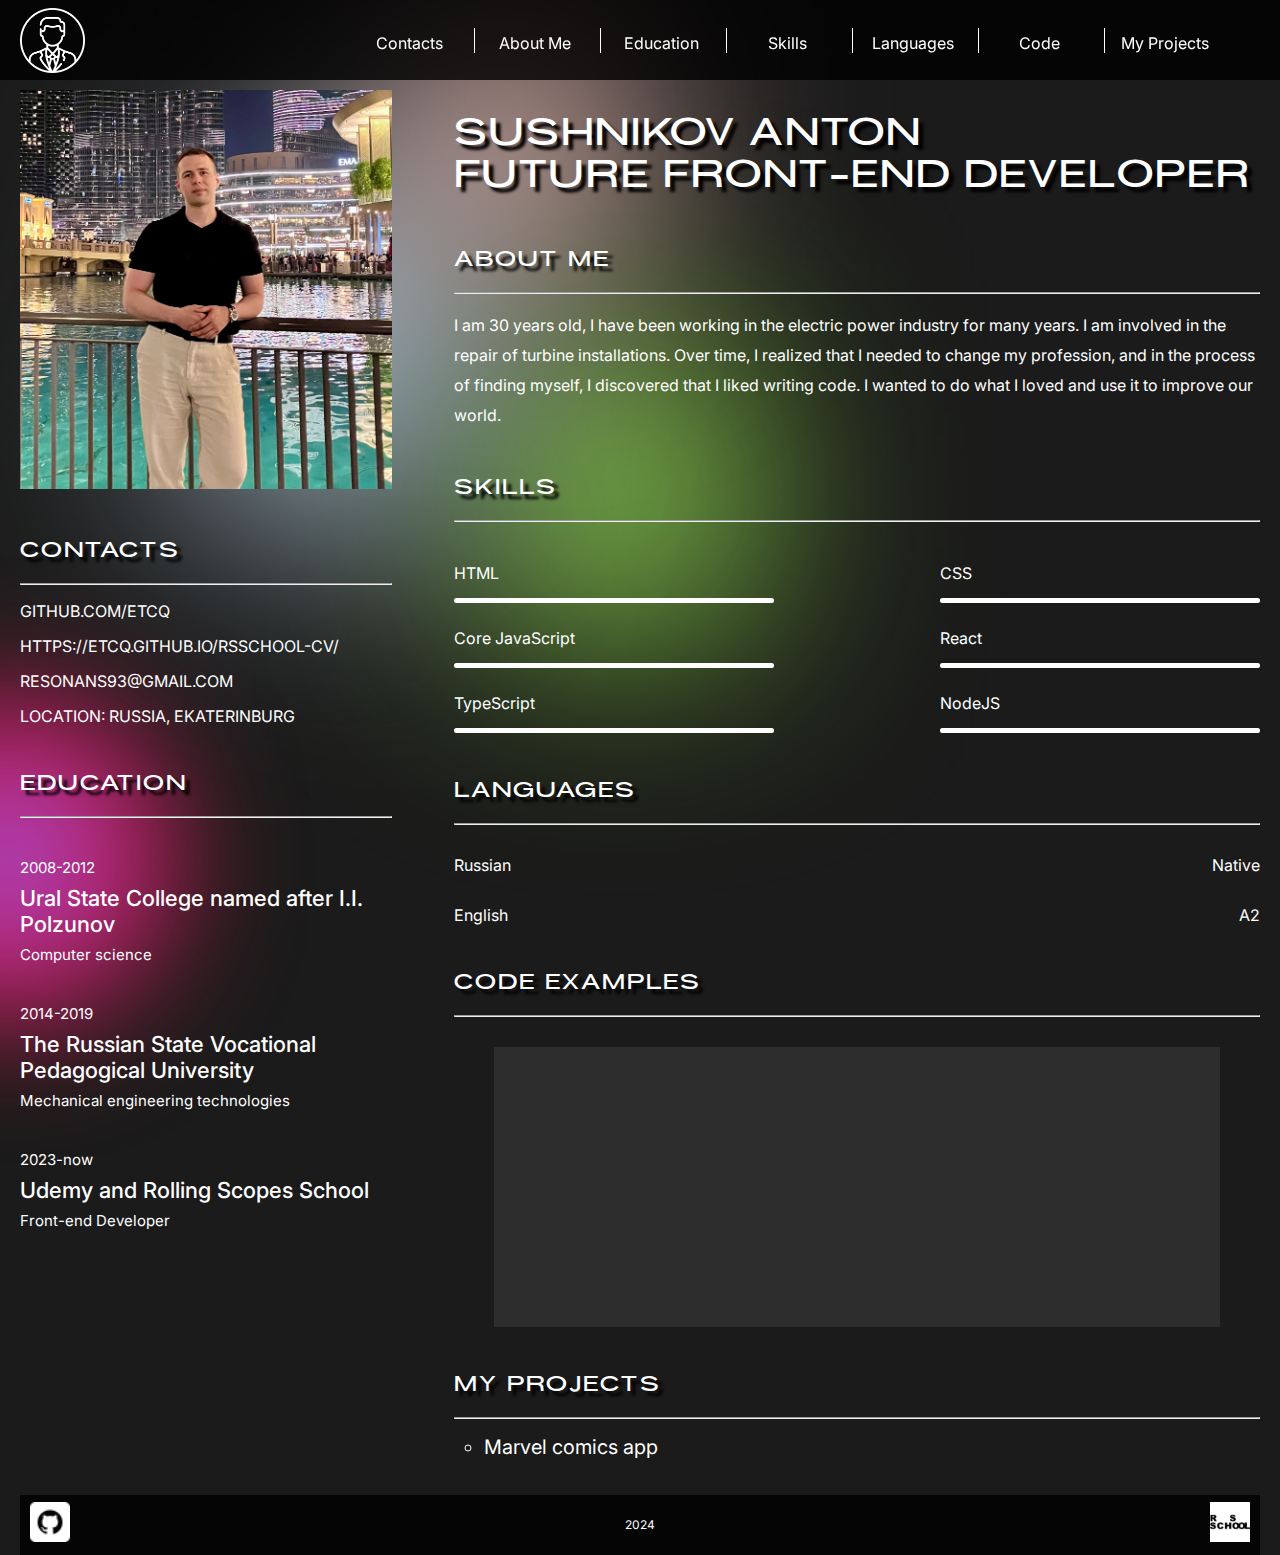
<file: index.html>
<!DOCTYPE html>
<html lang="en">

<head>
    <meta charset="UTF-8">
    <meta name="viewport" content="width=device-width, initial-scale=1.0">
    <link rel="stylesheet" href="./style.css">
    <title>CV Anton Sushnikov</title>
</head>

<body>
    <div class="opacity_wrapper"></div>

    <header>
        <div class="header_wrapper">
            <img src="./img/profile.png" alt="CV icon">
            <nav>
                <ul class="nav_menu">
                    <li class="nav_menu-item"><a href="#contacts" class="nav_menu-link">Contacts</a></li>
                    <li class="nav_menu-item"><a href="#about_me" class="nav_menu-link">About Me</a></li>
                    <li class="nav_menu-item"><a href="#education" class="nav_menu-link">Education</a></li>
                    <li class="nav_menu-item"><a href="#skills" class="nav_menu-link">Skills</a></li>
                    <li class="nav_menu-item"><a href="#languages" class="nav_menu-link">Languages</a></li>
                    <li class="nav_menu-item"><a href="#code" class="nav_menu-link">Code</a></li>
                    <li class="nav_menu-item"><a href="#projects" class="nav_menu-link">My Projects</a></li>
                </ul>
            </nav>
        </div>
    </header>
    <main>
        <div class="bg_blur-violet"></div>
        <div class="bg_blur-green"></div>
        <div class="bg_blur-blue"></div>
        <div class="bg_blur-skin"></div>
        <div class="left_side">
            <img src="./img/Me.jpeg" alt="Me" class="avatar">
            <article class="Contacts">
                <h2>Contacts</h2>
                <hr>

                <ul class="contacts_list" id="contacts">
                    <li class="contacts_list-item"><a href="https://github.com/etcq">github.com/etcq</a></li>
                    <li class="contacts_list-item"><a
                            href="https://etcq.github.io/rsschool-cv/">https://etcq.github.io/rsschool-cv/</a></li>
                    <li class="contacts_list-item"><a href="mailto:resonans93@gmail.com">resonans93@gmail.com</a></li>
                    <li class="contacts_list-item"><a href="https://maps.app.goo.gl/CWdH2uTvLzBQeuUe7">Location: Russia,
                            Ekaterinburg</a></li>
                </ul>
            </article>
            <article class="Education" id="education">
                <h2>Education</h2>
                <hr>
                <ul class="education_list">
                    <li class="education_list-item">
                        <span class="ed_years">2008-2012</span>
                        <span class="ed_name">Ural State College named after I.I. Polzunov</span>
                        <span class="ed_spec">Computer science</span>
                    </li>
                    <li class="education_list-item">
                        <span class="ed_years">2014-2019</span>
                        <span class="ed_name">The Russian State Vocational Pedagogical University</span>
                        <span class="ed_spec">Mechanical engineering technologies</span>
                    </li>
                    <li class="education_list-item">
                        <span class="ed_years">2023-now</span>
                        <span class="ed_name">Udemy and Rolling Scopes School</span>
                        <span class="ed_spec">Front-end Developer</span>
                    </li>
                </ul>
            </article>
        </div>
        <section class="right_side">
            <h1>Sushnikov Anton <br> Future Front-End Developer</h1>
            <article class="about_me" id="about_me">
                <h2>About Me</h2>
                <hr>
                <p> I am 30 years old, I have been working in the electric power industry for many years. I am involved
                    in the repair of turbine installations. Over time, I realized that I needed to change my profession,
                    and in the process of finding myself, I discovered that I liked writing code. I wanted to do what I
                    loved and use it to improve our world.</p>
            </article>
            <article class="skills" id="skills">
                <h2>Skills</h2>
                <hr>
                <ul class="skills_elem_wrapper">
                    <li class="skill_elem">
                        <span class="skill_elem-name">HTML</span>
                        <div class="progress_bar">
                            <div class="progress_bar-value"></div>
                        </div>
                    </li>
                    <li class="skill_elem">
                        <span class="skill_elem-name">CSS</span>
                        <div class="progress_bar">
                            <div class="progress_bar-value"></div>
                        </div>
                    </li>
                    <li class="skill_elem">
                        <span class="skill_elem-name">Core JavaScript</span>
                        <div class="progress_bar">
                            <div class="progress_bar-value"></div>
                        </div>
                    </li>
                    <li class="skill_elem">
                        <span class="skill_elem-name">React</span>
                        <div class="progress_bar">
                            <div class="progress_bar-value"></div>
                        </div>
                    </li>
                    <li class="skill_elem">
                        <span class="skill_elem-name">TypeScript</span>
                        <div class="progress_bar">
                            <div class="progress_bar-value"></div>
                        </div>
                    </li>
                    <li class="skill_elem">
                        <span class="skill_elem-name">NodeJS</span>
                        <div class="progress_bar">
                            <div class="progress_bar-value"></div>
                        </div>
                    </li>
                </ul>
            </article>
            <article class="languages" id="languages">
                <h2>languages</h2>
                <hr>
                <div class="languages_elem"><span>Russian</span><span>Native</span></div>
                <div class="languages_elem"><span>English</span><span>A2</span></div>
            </article>
            <article class="code" id="code">
                <h2>Code Examples</h2>
                <hr>
                <div class="code_wrapper">
                    <pre class="code_text">
                    </pre>
                </div>
            </article>
            <article class="projects" id="projects">
                <h2>My projects</h2>
                <hr>
                <ul class="project_list">
                    <li class="project_list-item"><a href="https://github.com/etcq/marver_starter">Marvel comics app</a></li>
                </ul>
            </article>
        </section>
    </main>
    <footer>
        <div class="footer_container">
            <div class="footer_item"><a href="https://github.com/etcq"><img src="./img/github.png" alt="github"></a></div>
            <div class="footer_item"><span>2024</span></div>
            <div class="footer_item"><a href="https://rs.school/courses/javascript-ru"><img src="./img/Rsschool.png" alt="rsschool"></a></div>
        </div>
    </footer>
</body>
</html>
</file>
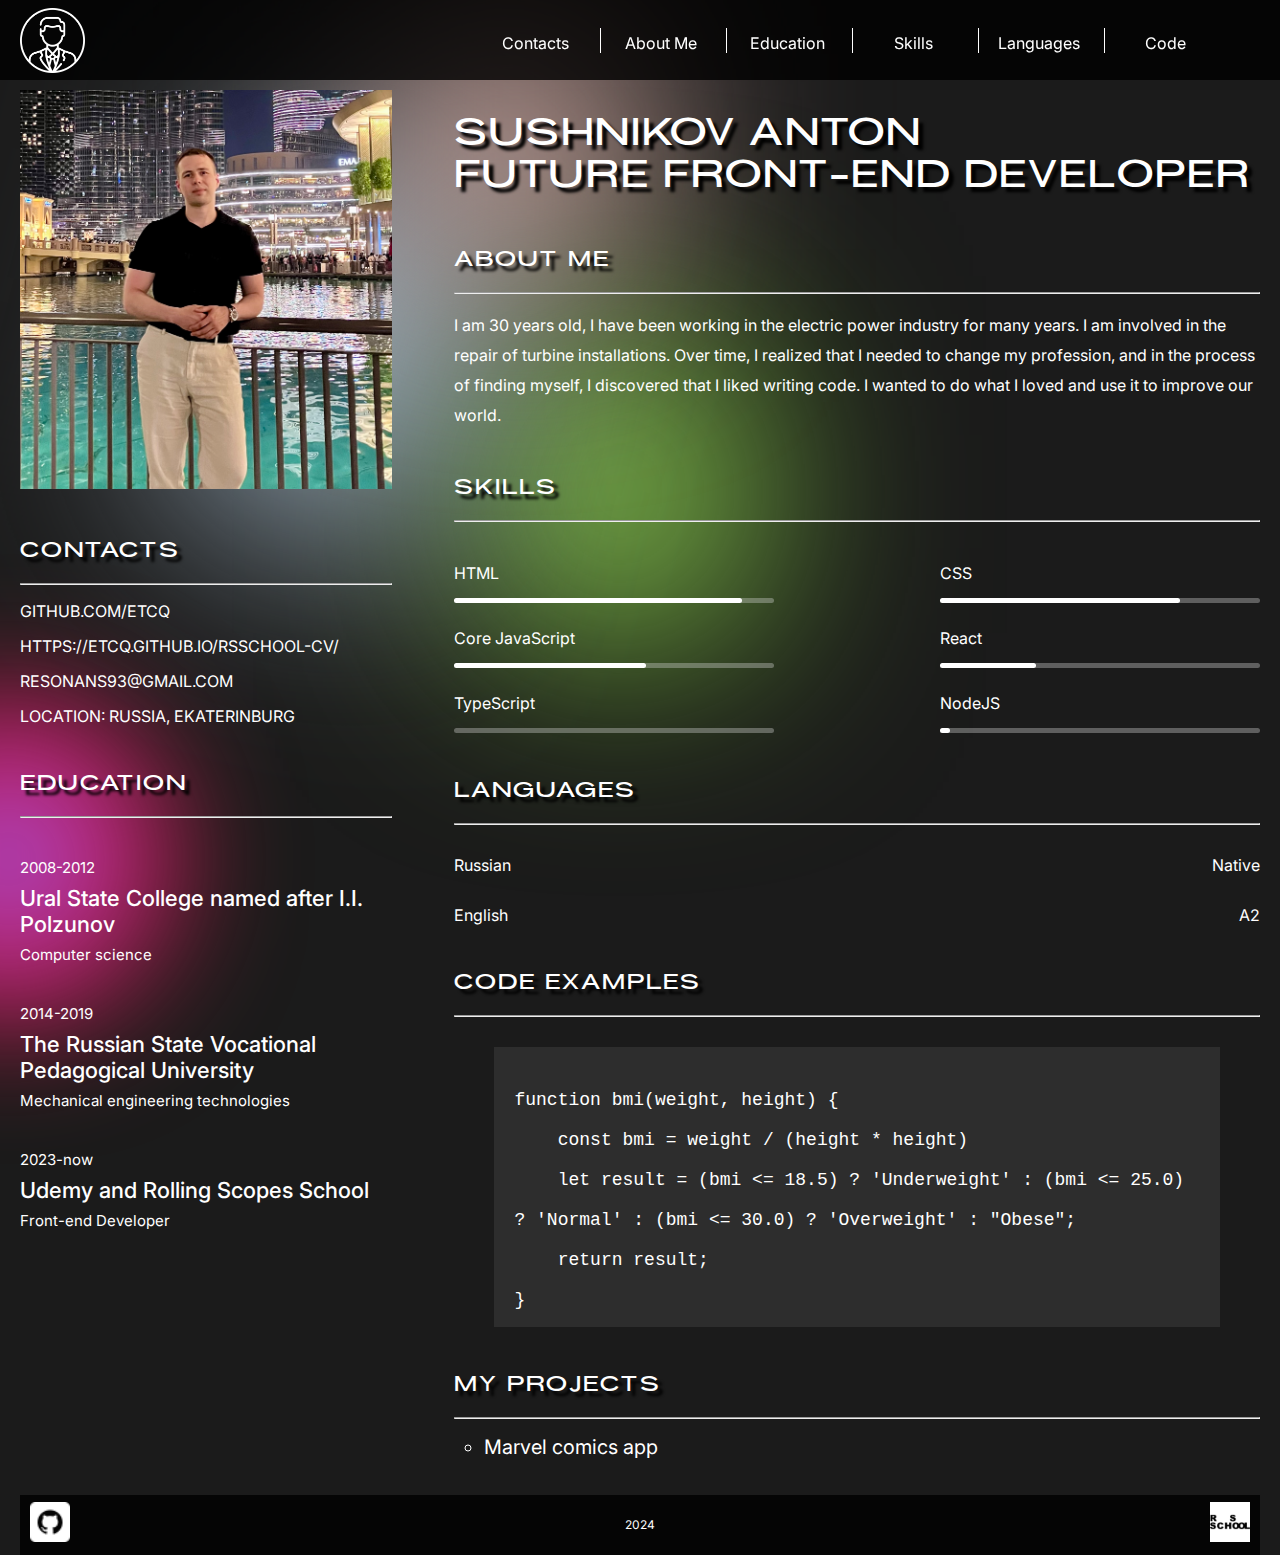
<file: src/index.html>
<!DOCTYPE html>
<html lang="en">

<head>
    <meta charset="UTF-8">
    <meta name="viewport" content="width=device-width, initial-scale=1.0">
    <link rel="stylesheet" href="style.css">
    <title>CV Anton Sushnikov</title>
</head>

<body>
    <div class="opacity_wrapper"></div>

    <header>
        <div class="header_wrapper">
            <img src="./img/profile.png" alt="CV icon" />
            <nav>
                <ul class="nav_menu">
                    <li class="nav_menu-item"><a href="#contacts" class="nav_menu-link">Contacts</a></li>
                    <li class="nav_menu-item"><a href="#about_me" class="nav_menu-link">About Me</a></li>
                    <li class="nav_menu-item"><a href="#education" class="nav_menu-link">Education</a></li>
                    <li class="nav_menu-item"><a href="#skills" class="nav_menu-link">Skills</a></li>
                    <li class="nav_menu-item"><a href="#languages" class="nav_menu-link">Languages</a></li>
                    <li class="nav_menu-item"><a href="#code" class="nav_menu-link">Code</a></li>
                </ul>
            </nav>
        </div>
    </header>
    <main>
        <div class="bg_blur-violet"></div>
        <div class="bg_blur-green"></div>
        <div class="bg_blur-blue"></div>
        <div class="bg_blur-skin"></div>
        <section class="left_side">
            <img src="./img/Me.jpeg" alt="Me" class="avatar" />
            <article class="Contacts">
                <h2>Contacts</h2>
                <hr>

                <ul class="contacts_list" id="contacts">
                    <li class="contacts_list-item"><a href="https://github.com/etcq">github.com/etcq</a></li>
                    <li class="contacts_list-item"><a
                            href="https://etcq.github.io/rsschool-cv/">https://etcq.github.io/rsschool-cv/</a></li>
                    <li class="contacts_list-item"><a href="mailto:resonans93@gmail.com">resonans93@gmail.com</a></li>
                    <li class="contacts_list-item"><a href="https://maps.app.goo.gl/CWdH2uTvLzBQeuUe7">Location: Russia,
                            Ekaterinburg</a></li>
                </ul>
            </article>
            <article class="Education" id="education">
                <h2>Education</h2>
                <hr>
                <ul class="education_list">
                    <li class="education_list-item">
                        <span class="ed_years">2008-2012</span>
                        <span class="ed_name">Ural State College named after I.I. Polzunov</span>
                        <span class="ed_spec">Computer science</span>
                    </li>
                    <li class="education_list-item">
                        <span class="ed_years">2014-2019</span>
                        <span class="ed_name">The Russian State Vocational Pedagogical University</span>
                        <span class="ed_spec">Mechanical engineering technologies</span>
                    </li>
                    <li class="education_list-item">
                        <span class="ed_years">2023-now</span>
                        <span class="ed_name">Udemy and Rolling Scopes School</span>
                        <span class="ed_spec">Front-end Developer</span>
                    </li>
                </ul>
            </article>
        </section>
        <section class="right_side">
            <h1>Sushnikov Anton <br /> Future Front-End Developer</h1>
            <article class="about_me" id="about_me">
                <h2>About Me</h2>
                <hr>
                <p> I am 30 years old, I have been working in the electric power industry for many years. I am involved
                    in the repair of turbine installations. Over time, I realized that I needed to change my profession,
                    and in the process of finding myself, I discovered that I liked writing code. I wanted to do what I
                    loved and use it to improve our world.</p>
            </article>
            <article class="skills" id="skills">
                <h2>Skills</h2>
                <hr>
                <ul class="skills_elem_wrapper">
                    <li class="skill_elem">
                        <span class="skill_elem-name">HTML</span>
                        <div class="progress_bar">
                            <div class="progress_bar-value" style="width: 90%;"></div>
                        </div>
                    </li>
                    <li class="skill_elem">
                        <span class="skill_elem-name">CSS</span>
                        <div class="progress_bar">
                            <div class="progress_bar-value" style="width: 75%;"></div>
                        </div>
                    </li>
                    <li class="skill_elem">
                        <span class="skill_elem-name">Core JavaScript</span>
                        <div class="progress_bar">
                            <div class="progress_bar-value" style="width: 60%;"></div>
                        </div>
                    </li>
                    <li class="skill_elem">
                        <span class="skill_elem-name">React</span>
                        <div class="progress_bar">
                            <div class="progress_bar-value" style="width: 30%;"></div>
                        </div>
                    </li>
                    <li class="skill_elem">
                        <span class="skill_elem-name">TypeScript</span>
                        <div class="progress_bar">
                            <div class="progress_bar-value" style="width: 0%;"></div>
                        </div>
                    </li>
                    <li class="skill_elem">
                        <span class="skill_elem-name">NodeJS</span>
                        <div class="progress_bar">
                            <div class="progress_bar-value" style="width: 3%;"></div>
                        </div>
                    </li>
                </ul>
            </article>
            <article class="languages" id="languages">
                <h2>languages</h2>
                <hr>
                <div class="languages_elem"><span>Russian</span><span>Native</span></div>
                <div class="languages_elem"><span>English</span><span>A2</span></div>
            </article>
            <article class="code" id="code">
                <h2>Code Examples</h2>
                <hr>
                <div class="code_wrapper">
                    <pre class="code_text">
function bmi(weight, height) {
    const bmi = weight / (height * height) 
    let result = (bmi <= 18.5) ? 'Underweight' : (bmi <= 25.0) ? 'Normal' : (bmi <= 30.0) ? 'Overweight' : "Obese";
    return result;
}
                    </pre>
                </div>
            </article>
            <article class="projects" id="projects">
                <h2>My projects</h2>
                <hr>
                <ul class="project_list">
                    <li class="project_list-item"><a href="https://github.com/etcq/marver_starter">Marvel comics app</a></li>
                </ul>
            </article>
        </section>
    </main>
    <footer>
        <div class="footer_container">
            <div class="footer_item"><a href="https://github.com/etcq"><img src="./img/github.png" alt="github"></a></div>
            <div class="footer_item"><span>2024</span></div>
            <div class="footer_item"><a href="https://rs.school/courses/javascript-ru"><img src="./img/Rsschool.png" alt="rsschool"></a></div>
        </div>
    </footer>
</body>
</html>
</file>
<file: style.css>
@import url('https://fonts.googleapis.com/css2?family=Inter:wght@100..900&display=swap');

@font-face {
    font-family: Konstant Grotesk;
    src: url('./fonts/KonstantGroteskBook.ttf');
}

html {
    scroll-behavior: smooth;
    padding: 0;
}


body {
    background-color: rgb(27, 27, 27);
    color: #fff;
    font-family: 'Inter', sans-serif;
    padding: 0;
    margin: 0;
}

ul {
    list-style-type: none;
    padding: 0;
}

h1, h2 {
    color: rgb(255, 255, 255);
    font-family: Konstant Grotesk;
    font-weight: 200;
    line-height: 42px;
    letter-spacing: 2px;
    text-align: left;
    text-shadow: 5px 5px 3px black;
    text-transform: uppercase;
}

h2 {
    margin-top: 40px;
    margin-bottom: 0px;
}

p {
    line-height: 30px;
}



.bg_blur-violet {
    position: absolute;
    width: 318px;
    height: 318px;
    left: -150px;
    top: 700px;
    border-radius: 10000px;
    background: radial-gradient(circle at center,
            #547AFF 0,
            #FF005C 60%,
            #FFB800 85%);
    filter: blur(4rem);
    z-index: -2;

}

.bg_blur-green {
    /* Vector */
    position: absolute;
    width: 239px;
    height: 283px;
    left: 500px;
    top: 350px;
    transform: rotate(180.00deg);
    background: radial-gradient(circle at center,
            #C2E1B7,
            #6ed804 85%);
    filter: blur(7rem);
    z-index: -2;
}

.bg_blur-blue {
    position: absolute;
    width: 234.99px;
    height: 358px;
    left: 219.47px;
    top: 159.62px;
    transform: rotate(14.48deg);
    background: #BBD3E6;
    filter: blur(7rem);
    z-index: -2;
}

.bg_blur-skin {

    position: absolute;
    width: 229px;
    height: 231px;
    left: 400px;
    top: 22px;
    background: #F7C6BC;
    filter: blur(7rem);
    z-index: -2;
}

.opacity_wrapper {
    margin: 0;
    position: relative;
    top: 0;
    left: 0;
    width: 100%;
    height: 100%;
    background-color: rgba(0, 0, 0, 0.7);
    z-index: -1;
}

header {
    position: fixed;
    text-align: center;
    padding: 0;
    height: 80px;
    width: 100%;
    top: 0;
    right: 0;
    display: flex;
    align-items:center;
    background-color: rgba(0, 0, 0, 0.8);
    justify-content: center;
}

.header_wrapper {
    display: flex;
    align-items:center;
    justify-content: space-between;
    width: 1240px;
}

nav {
    max-width: 1240px;
    display: flex;
    padding: 5px;
    height: 80px;
    justify-content: space-between;
    padding: 20px 20px;
    align-items: center;
}

.header_wrapper>img {
    width: 65px;
    height: 65px;
}

.nav_menu {
    display: flex;
    height: 30px;
    text-align: center;
    align-items: center;
}

.nav_menu-item {
    width: 100px;
    margin-right: 10px;
    padding-right: 15px;
    padding-top: 5px;
    border-right: 1px solid #fff;
    text-align: center;

}

.nav_menu :last-child {
    border-right: none;
}

a {
    text-decoration: none;
    color: #fff;
}

a:hover {
    color: gray;
}

main {
    max-width: 1240px;
    margin: 0 auto;
    display: flex;
    margin-top: 30px;
    justify-content: space-between;
    margin-top: 90px;
}

.left_side {
    width: 30%;
}

.right_side {
    width: 65%;
}

.avatar {
    width: 100%;
}

h1 {
    font-size: 42px;
    
}

.skills_elem_wrapper {
    display: flex;
    flex-wrap: wrap;
    justify-content: space-between;
}

.skill_elem {
    height: 40px;
    margin-top: 25px;
}

.progress_bar {
    margin-top: 15px;
    border-radius: 3px;
    width: 320px;
    height: 5px;
    background: rgba(217, 217, 217, 0.36);
}

.progress_bar-value {
    height: 100%;
    background-color: #fff;
    overflow: hidden;
    border-radius: 3px;
}

.languages_elem {
    display: flex;
    justify-content: space-between;
    margin-top: 30px;
}

.contacts_list-item {
    margin-top: 15px;
    text-transform: uppercase;
}

.education_list-item {
    margin-top: 40px;
    display: flex;
    flex-direction: column;
}

.ed_years,
.ed_spec {
    font-size: 15px;
    font-weight: 400;
    text-align: left;
}

.ed_name {
    font-size: 22px;
    font-weight: 500;
    text-align: left;
    margin: 8px 0 8px 0;
}

.code_wrapper {
    margin: 0 auto;
    width: 85%;
    height: 250px;
    background-color:#2D2D2D;
    padding: 15px 20px;
    margin-top: 30px;
}

.code_text {
    white-space: pre-wrap;
    line-height: 40px;
    font-size: 18px;
}

footer {
    height: 60px;
    background-color: rgba(0, 0, 0, 0.8);
    width: 1240px;
    margin: 0 auto;
    margin-top: 20px;


}

.footer_container {
    height: 100%;
    margin: 0 auto;
    display: flex;
    justify-content: space-between;
    font-size: 12px;
    line-height: 22px;
    align-items:center;
    padding:  0 10px;
}

.footer_item>a>img {
    width: 40px;
    height: 40px;
}

.project_list {
    padding-left: 30px;
    list-style-type: circle;
}

.project_list-item {
    font-size: 20px;
}
</file>
<file: src/style.css>
@import url('https://fonts.googleapis.com/css2?family=Inter:wght@100..900&display=swap');

@font-face {
    font-family: Konstant Grotesk;
    src: url('./fonts/KonstantGroteskBook.ttf');
}

html {
    scroll-behavior: smooth;
    padding: 0;
}


body {
    background-color: rgb(27, 27, 27);
    color: #fff;
    font-family: 'Inter', sans-serif;
    padding: 0;
    margin: 0;
}

ul {
    list-style-type: none;
    padding: 0;
}

h1, h2 {
    color: rgb(255, 255, 255);
    font-family: Konstant Grotesk;
    font-weight: 200;
    line-height: 42px;
    letter-spacing: 2px;
    text-align: left;
    text-shadow: 5px 5px 3px black;
    text-transform: uppercase;
}

h2 {
    margin-top: 40px;
    margin-bottom: 0px;
}

p {
    line-height: 30px;
}



.bg_blur-violet {
    position: absolute;
    width: 318px;
    height: 318px;
    left: -150px;
    top: 700px;
    border-radius: 10000px;
    background: radial-gradient(circle at center,
            #547AFF 0,
            #FF005C 60%,
            #FFB800 85%);
    filter: blur(4rem);
    z-index: -2;

}

.bg_blur-green {
    /* Vector */
    position: absolute;
    width: 239px;
    height: 283px;
    left: 500px;
    top: 350px;
    transform: rotate(180.00deg);
    background: radial-gradient(circle at center,
            #C2E1B7,
            #6ed804 85%);
    filter: blur(7rem);
    z-index: -2;
}

.bg_blur-blue {
    position: absolute;
    width: 234.99px;
    height: 358px;
    left: 219.47px;
    top: 159.62px;
    transform: rotate(14.48deg);
    background: #BBD3E6;
    filter: blur(7rem);
    z-index: -2;
}

.bg_blur-skin {

    position: absolute;
    width: 229px;
    height: 231px;
    left: 400px;
    top: 22px;
    background: #F7C6BC;
    filter: blur(7rem);
    z-index: -2;
}

.opacity_wrapper {
    margin: 0;
    position: relative;
    top: 0;
    left: 0;
    width: 100%;
    height: 100%;
    background-color: rgba(0, 0, 0, 0.7);
    z-index: -1;
}

header {
    position: fixed;
    text-align: center;
    padding: 0;
    height: 80px;
    width: 100%;
    top: 0;
    right: 0;
    display: flex;
    align-items:center;
    background-color: rgba(0, 0, 0, 0.8);
    justify-content: center;
}

.header_wrapper {
    display: flex;
    align-items:center;
    justify-content: space-between;
    width: 1240px;
}

nav {
    max-width: 1240px;
    display: flex;
    padding: 5px;
    height: 80px;
    justify-content: space-between;
    padding: 20px 20px;
    align-items: center;
}

.header_wrapper>img {
    width: 65px;
    height: 65px;
}

.nav_menu {
    display: flex;
    height: 30px;
    text-align: center;
    align-items: center;
}

.nav_menu-item {
    width: 100px;
    margin-right: 10px;
    padding-right: 15px;
    padding-top: 5px;
    border-right: 1px solid #fff;
    text-align: center;

}

.nav_menu :last-child {
    border-right: none;
}

a {
    text-decoration: none;
    color: #fff;
}

a:hover {
    color: gray;
}

main {
    max-width: 1240px;
    margin: 0 auto;
    display: flex;
    margin-top: 30px;
    justify-content: space-between;
    margin-top: 90px;
}

.left_side {
    width: 30%;
}

.right_side {
    width: 65%;
}

.avatar {
    width: 100%;
}

h1 {
    font-size: 42px;
    
}

.skills_elem_wrapper {
    display: flex;
    flex-wrap: wrap;
    justify-content: space-between;
}

.skill_elem {
    height: 40px;
    margin-top: 25px;
}

.progress_bar {
    margin-top: 15px;
    border-radius: 3px;
    width: 320px;
    height: 5px;
    background: rgba(217, 217, 217, 0.36);
}

.progress_bar-value {
    height: 100%;
    background-color: #fff;
    overflow: hidden;
    border-radius: 3px;
}

.languages_elem {
    display: flex;
    justify-content: space-between;
    margin-top: 30px;
}

.contacts_list-item {
    margin-top: 15px;
    text-transform: uppercase;
}

.education_list-item {
    margin-top: 40px;
    display: flex;
    flex-direction: column;
}

.ed_years,
.ed_spec {
    font-size: 15px;
    font-weight: 400;
    text-align: left;
}

.ed_name {
    font-size: 22px;
    font-weight: 500;
    text-align: left;
    margin: 8px 0 8px 0;
}

.code_wrapper {
    margin: 0 auto;
    width: 85%;
    height: 250px;
    background-color:#2D2D2D;
    padding: 15px 20px;
    margin-top: 30px;
}

.code_text {
    white-space: pre-wrap;
    line-height: 40px;
    font-size: 18px;
}

footer {
    height: 60px;
    background-color: rgba(0, 0, 0, 0.8);
    width: 1240px;
    margin: 0 auto;
    margin-top: 20px;


}

.footer_container {
    height: 100%;
    margin: 0 auto;
    display: flex;
    justify-content: space-between;
    font-size: 12px;
    line-height: 22px;
    align-items:center;
    padding:  0 10px;
}

.footer_item>a>img {
    width: 40px;
    height: 40px;
}

.project_list {
    padding-left: 30px;
    list-style-type: circle;
}

.project_list-item {
    font-size: 20px;
}
</file>
